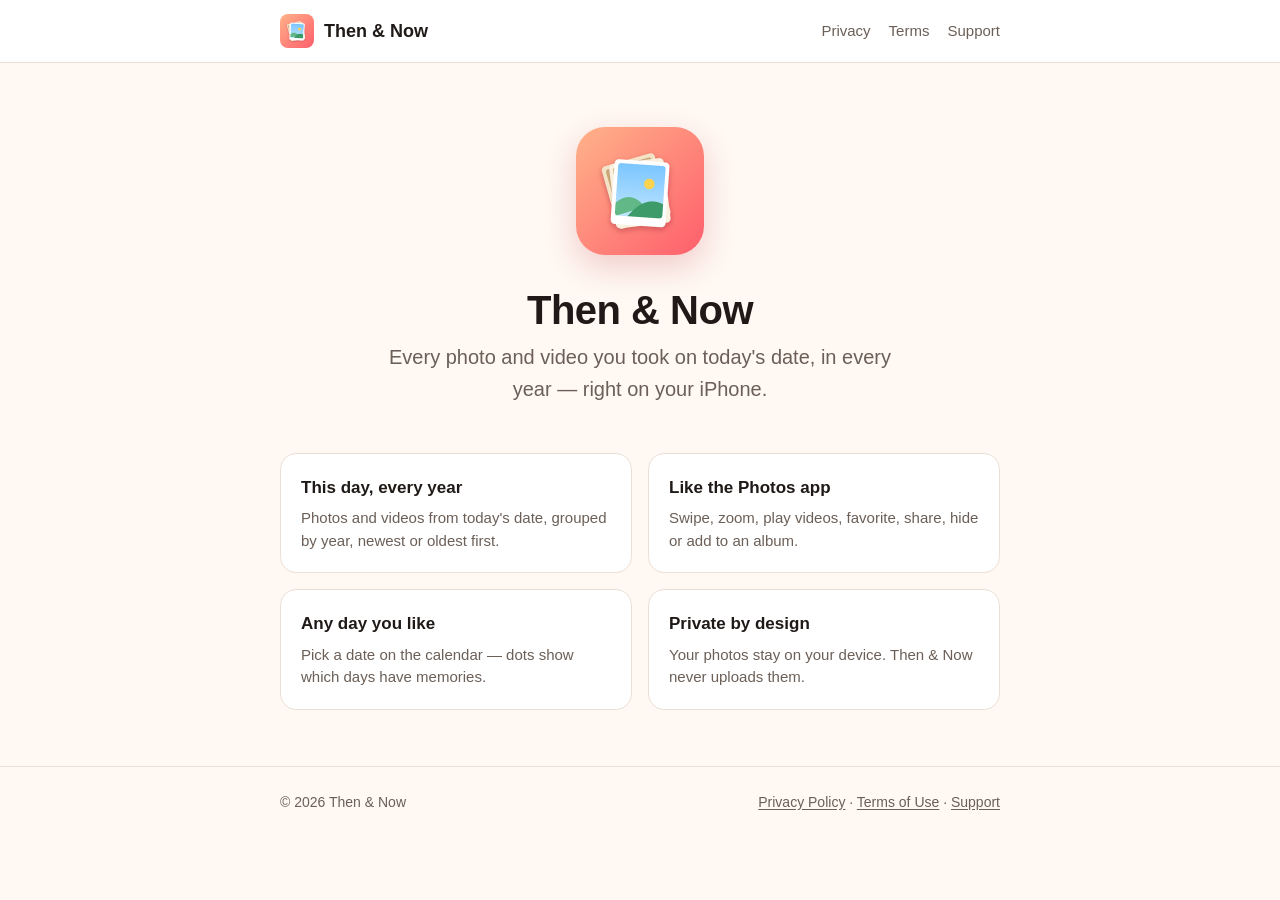
<file: index.html>
<!doctype html>
<html lang="en">
<head>
<meta charset="utf-8">
<meta name="viewport" content="width=device-width, initial-scale=1">
<title>Then &amp; Now — Photos from this day, every year</title>
<meta name="description" content="Then & Now shows every photo and video you took on today's date, in every year, right on your iPhone.">
<link rel="icon" type="image/png" href="icon.png">
<link rel="apple-touch-icon" href="apple-touch-icon.png">
<link rel="stylesheet" href="style.css">
</head>
<body>
<header class="site-header">
  <div class="wrap">
    <a class="brand" href="./"><img src="icon.png" alt="" width="34" height="34">Then &amp; Now</a>
    <nav class="site-nav" aria-label="Site">
      <a href="privacy.html">Privacy</a>
      <a href="terms.html">Terms</a>
      <a href="support.html">Support</a>
    </nav>
  </div>
</header>

<main class="wrap">
  <section class="hero">
    <img src="icon.png" alt="Then &amp; Now app icon" width="128" height="128">
    <h1>Then &amp; Now</h1>
    <p>Every photo and video you took on today's date, in every year — right on your iPhone.</p>
  </section>

  <section class="features" aria-label="Features">
    <div class="feature">
      <h2>This day, every year</h2>
      <p>Photos and videos from today's date, grouped by year, newest or oldest first.</p>
    </div>
    <div class="feature">
      <h2>Like the Photos app</h2>
      <p>Swipe, zoom, play videos, favorite, share, hide or add to an album.</p>
    </div>
    <div class="feature">
      <h2>Any day you like</h2>
      <p>Pick a date on the calendar — dots show which days have memories.</p>
    </div>
    <div class="feature">
      <h2>Private by design</h2>
      <p>Your photos stay on your device. Then &amp; Now never uploads them.</p>
    </div>
  </section>
</main>

<footer class="site-footer">
  <div class="wrap">
    <span>© 2026 Then &amp; Now</span>
    <span><a href="privacy.html">Privacy Policy</a> · <a href="terms.html">Terms of Use</a> · <a href="support.html">Support</a></span>
  </div>
</footer>
</body>
</html>
</file>
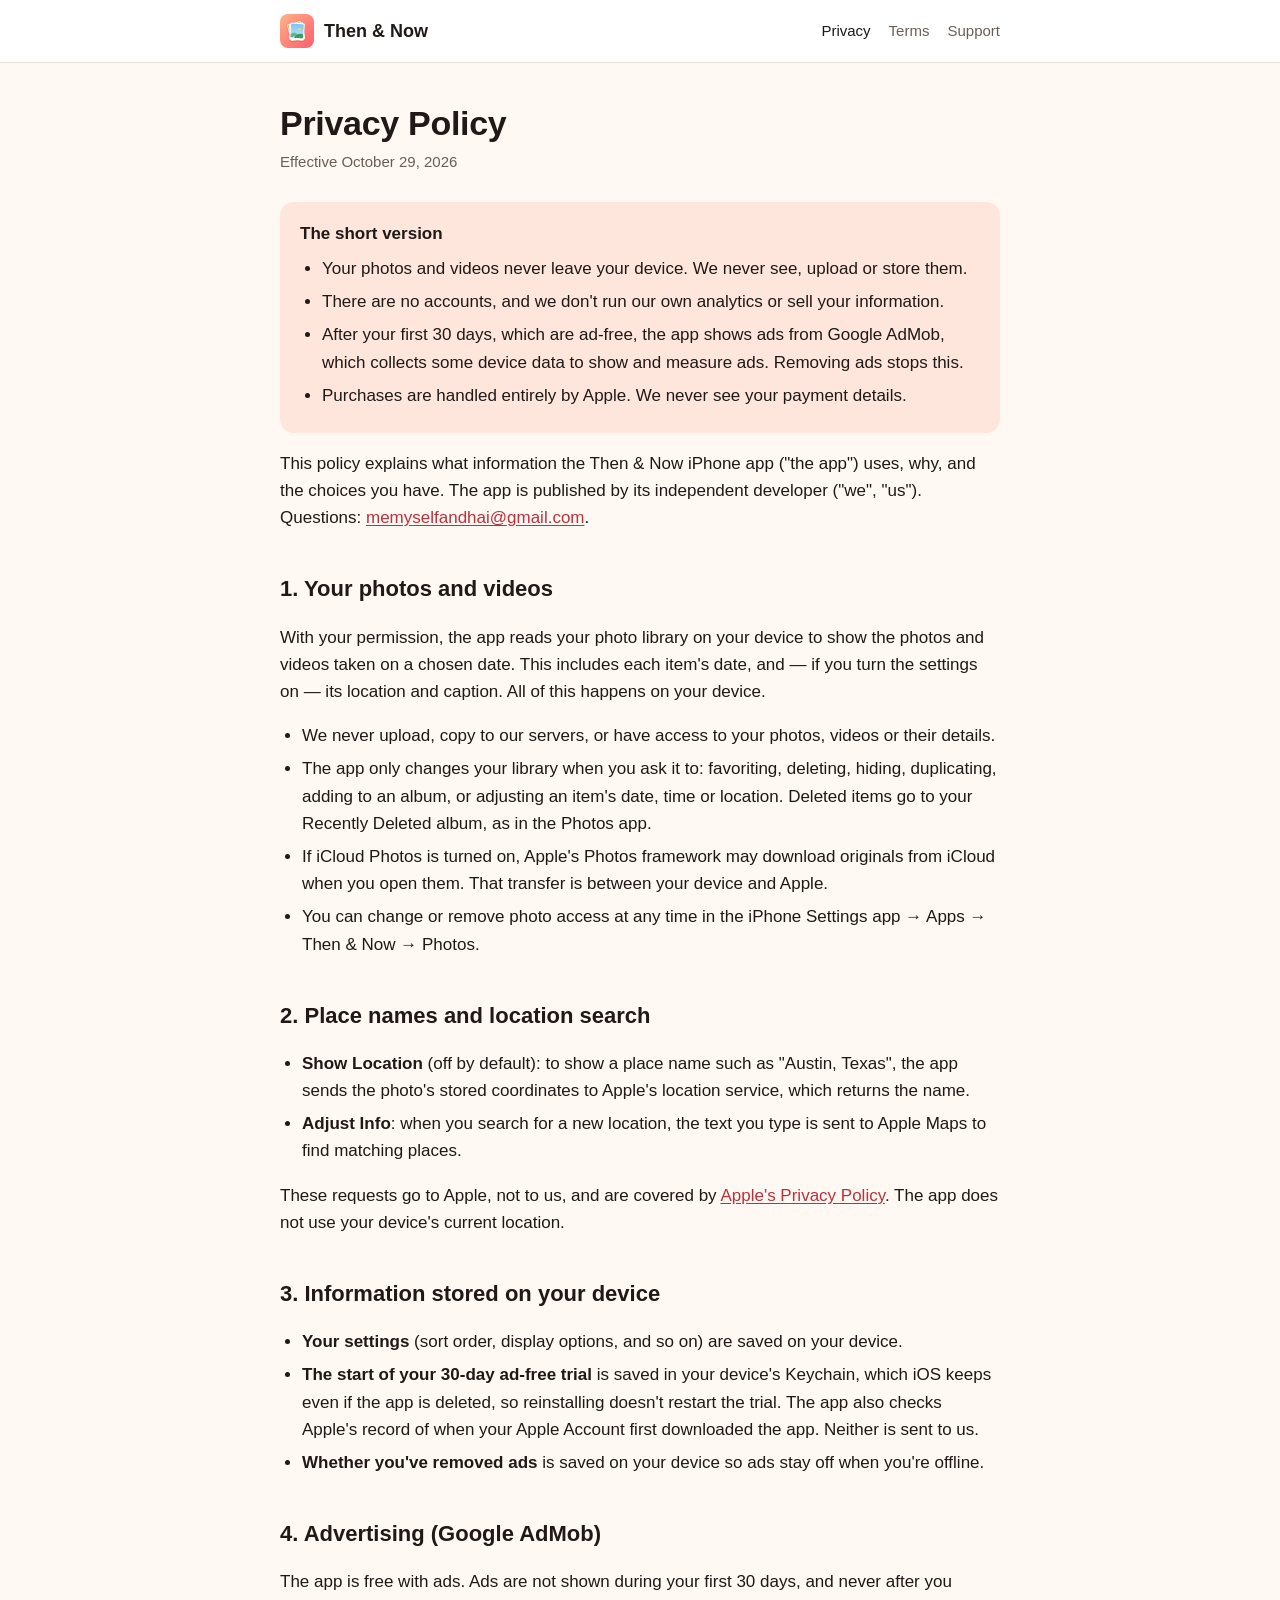
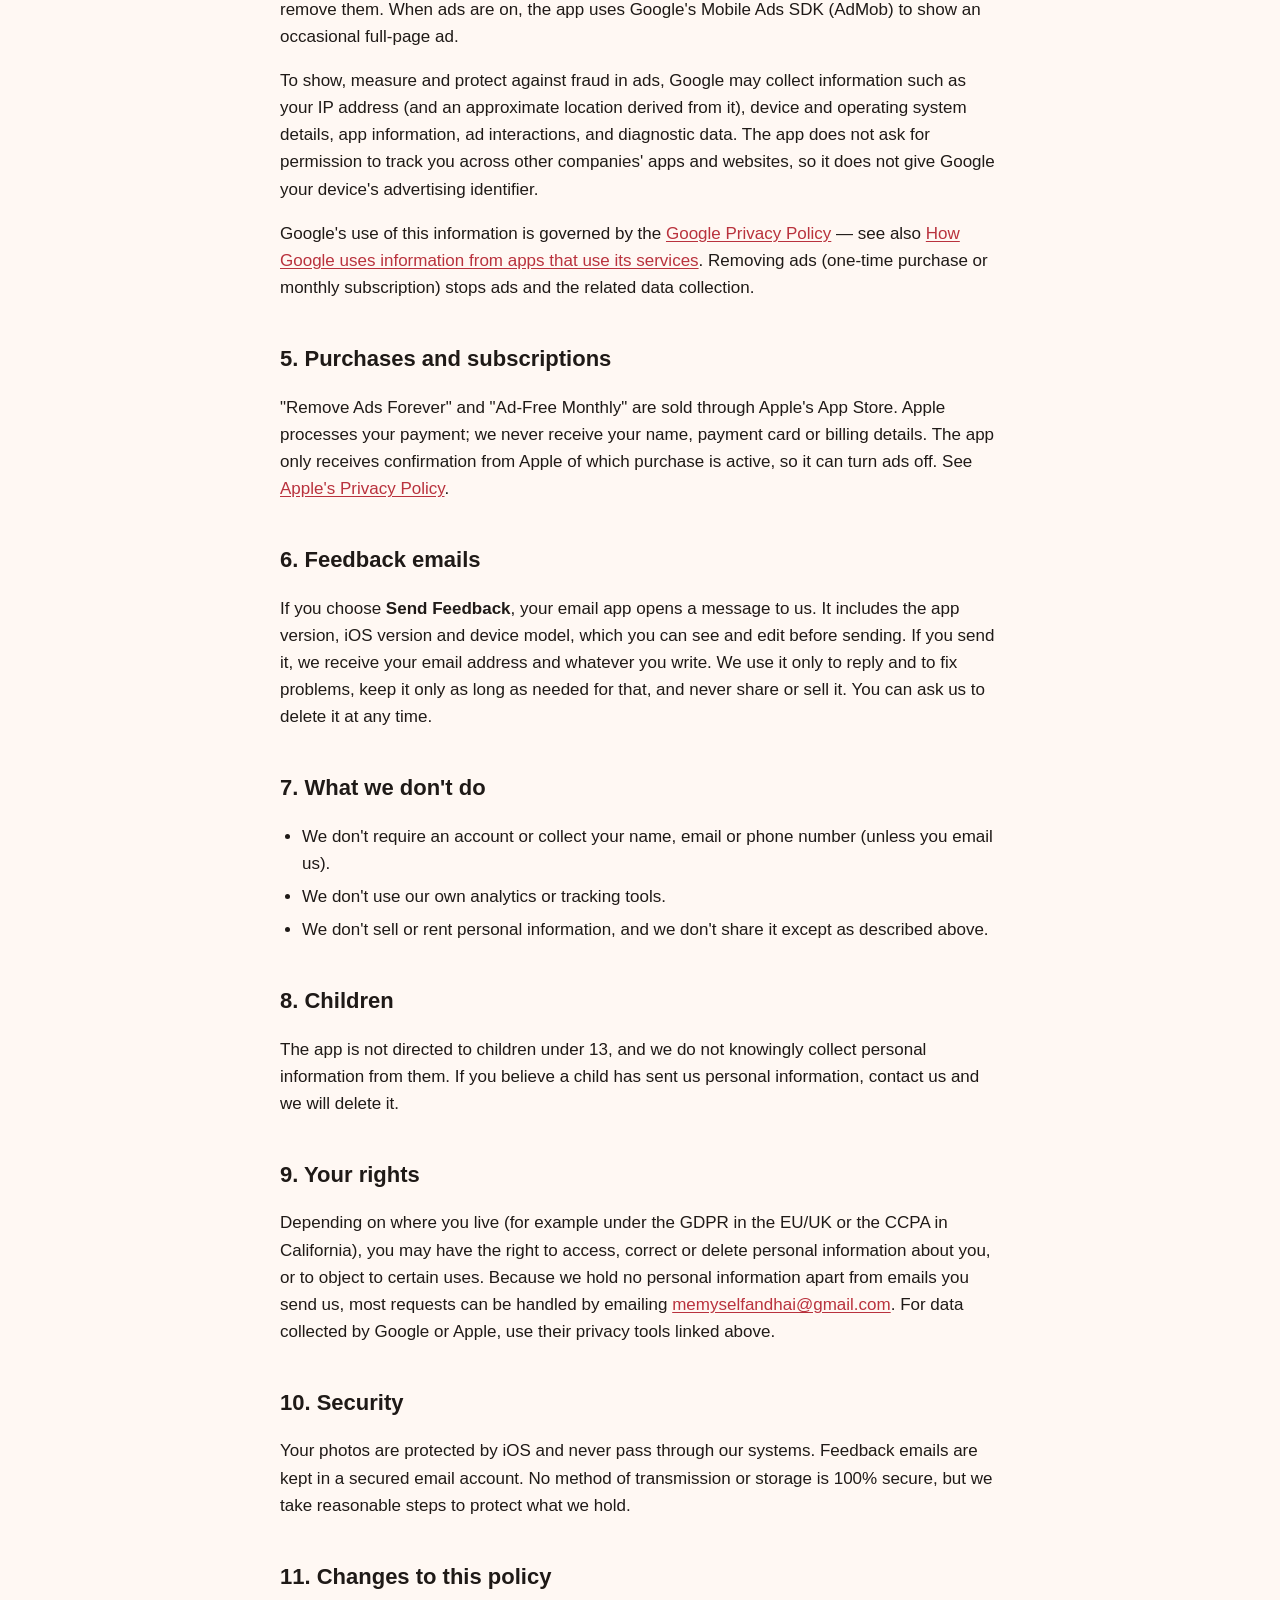
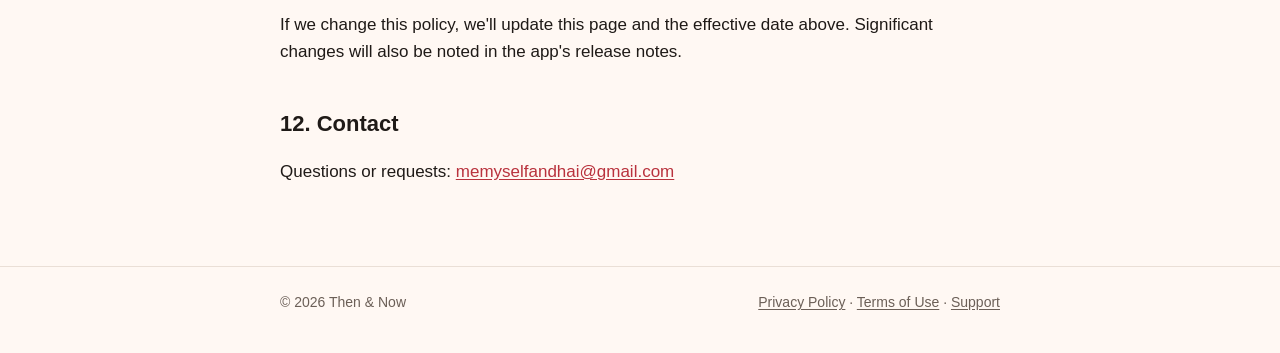
<file: privacy.html>
<!doctype html>
<html lang="en">
<head>
<meta charset="utf-8">
<meta name="viewport" content="width=device-width, initial-scale=1">
<title>Privacy Policy — Then &amp; Now</title>
<meta name="description" content="How Then & Now handles your photos and information.">
<link rel="icon" type="image/png" href="icon.png">
<link rel="apple-touch-icon" href="apple-touch-icon.png">
<link rel="stylesheet" href="style.css">
</head>
<body>
<header class="site-header">
  <div class="wrap">
    <a class="brand" href="./"><img src="icon.png" alt="" width="34" height="34">Then &amp; Now</a>
    <nav class="site-nav" aria-label="Site">
      <a href="privacy.html" aria-current="page">Privacy</a>
      <a href="terms.html">Terms</a>
      <a href="support.html">Support</a>
    </nav>
  </div>
</header>

<main class="wrap doc">
  <h1>Privacy Policy</h1>
  <p class="updated">Effective October 29, 2026</p>

  <div class="summary">
    <p><strong>The short version</strong></p>
    <ul>
      <li>Your photos and videos never leave your device. We never see, upload or store them.</li>
      <li>There are no accounts, and we don't run our own analytics or sell your information.</li>
      <li>After your first 30 days, which are ad-free, the app shows ads from Google AdMob, which collects some device data to show and measure ads. Removing ads stops this.</li>
      <li>Purchases are handled entirely by Apple. We never see your payment details.</li>
    </ul>
  </div>

  <p>This policy explains what information the Then &amp; Now iPhone app ("the app") uses, why, and the choices you have. The app is published by its independent developer ("we", "us"). Questions: <a href="mailto:memyselfandhai@gmail.com">memyselfandhai@gmail.com</a>.</p>

  <h2>1. Your photos and videos</h2>
  <p>With your permission, the app reads your photo library on your device to show the photos and videos taken on a chosen date. This includes each item's date, and — if you turn the settings on — its location and caption. All of this happens on your device.</p>
  <ul>
    <li>We never upload, copy to our servers, or have access to your photos, videos or their details.</li>
    <li>The app only changes your library when you ask it to: favoriting, deleting, hiding, duplicating, adding to an album, or adjusting an item's date, time or location. Deleted items go to your Recently Deleted album, as in the Photos app.</li>
    <li>If iCloud Photos is turned on, Apple's Photos framework may download originals from iCloud when you open them. That transfer is between your device and Apple.</li>
    <li>You can change or remove photo access at any time in the iPhone Settings app → Apps → Then &amp; Now → Photos.</li>
  </ul>

  <h2>2. Place names and location search</h2>
  <ul>
    <li><strong>Show Location</strong> (off by default): to show a place name such as "Austin, Texas", the app sends the photo's stored coordinates to Apple's location service, which returns the name.</li>
    <li><strong>Adjust Info</strong>: when you search for a new location, the text you type is sent to Apple Maps to find matching places.</li>
  </ul>
  <p>These requests go to Apple, not to us, and are covered by <a href="https://www.apple.com/legal/privacy/">Apple's Privacy Policy</a>. The app does not use your device's current location.</p>

  <h2>3. Information stored on your device</h2>
  <ul>
    <li><strong>Your settings</strong> (sort order, display options, and so on) are saved on your device.</li>
    <li><strong>The start of your 30-day ad-free trial</strong> is saved in your device's Keychain, which iOS keeps even if the app is deleted, so reinstalling doesn't restart the trial. The app also checks Apple's record of when your Apple Account first downloaded the app. Neither is sent to us.</li>
    <li><strong>Whether you've removed ads</strong> is saved on your device so ads stay off when you're offline.</li>
  </ul>

  <h2>4. Advertising (Google AdMob)</h2>
  <p>The app is free with ads. Ads are not shown during your first 30 days, and never after you remove them. When ads are on, the app uses Google's Mobile Ads SDK (AdMob) to show an occasional full-page ad.</p>
  <p>To show, measure and protect against fraud in ads, Google may collect information such as your IP address (and an approximate location derived from it), device and operating system details, app information, ad interactions, and diagnostic data. The app does not ask for permission to track you across other companies' apps and websites, so it does not give Google your device's advertising identifier.</p>
  <p>Google's use of this information is governed by the <a href="https://policies.google.com/privacy">Google Privacy Policy</a> — see also <a href="https://policies.google.com/technologies/partner-sites">How Google uses information from apps that use its services</a>. Removing ads (one-time purchase or monthly subscription) stops ads and the related data collection.</p>

  <h2>5. Purchases and subscriptions</h2>
  <p>"Remove Ads Forever" and "Ad-Free Monthly" are sold through Apple's App Store. Apple processes your payment; we never receive your name, payment card or billing details. The app only receives confirmation from Apple of which purchase is active, so it can turn ads off. See <a href="https://www.apple.com/legal/privacy/">Apple's Privacy Policy</a>.</p>

  <h2>6. Feedback emails</h2>
  <p>If you choose <strong>Send Feedback</strong>, your email app opens a message to us. It includes the app version, iOS version and device model, which you can see and edit before sending. If you send it, we receive your email address and whatever you write. We use it only to reply and to fix problems, keep it only as long as needed for that, and never share or sell it. You can ask us to delete it at any time.</p>

  <h2>7. What we don't do</h2>
  <ul>
    <li>We don't require an account or collect your name, email or phone number (unless you email us).</li>
    <li>We don't use our own analytics or tracking tools.</li>
    <li>We don't sell or rent personal information, and we don't share it except as described above.</li>
  </ul>

  <h2>8. Children</h2>
  <p>The app is not directed to children under 13, and we do not knowingly collect personal information from them. If you believe a child has sent us personal information, contact us and we will delete it.</p>

  <h2>9. Your rights</h2>
  <p>Depending on where you live (for example under the GDPR in the EU/UK or the CCPA in California), you may have the right to access, correct or delete personal information about you, or to object to certain uses. Because we hold no personal information apart from emails you send us, most requests can be handled by emailing <a href="mailto:memyselfandhai@gmail.com">memyselfandhai@gmail.com</a>. For data collected by Google or Apple, use their privacy tools linked above.</p>

  <h2>10. Security</h2>
  <p>Your photos are protected by iOS and never pass through our systems. Feedback emails are kept in a secured email account. No method of transmission or storage is 100% secure, but we take reasonable steps to protect what we hold.</p>

  <h2>11. Changes to this policy</h2>
  <p>If we change this policy, we'll update this page and the effective date above. Significant changes will also be noted in the app's release notes.</p>

  <h2>12. Contact</h2>
  <p>Questions or requests: <a href="mailto:memyselfandhai@gmail.com">memyselfandhai@gmail.com</a></p>
</main>

<footer class="site-footer">
  <div class="wrap">
    <span>© 2026 Then &amp; Now</span>
    <span><a href="privacy.html">Privacy Policy</a> · <a href="terms.html">Terms of Use</a> · <a href="support.html">Support</a></span>
  </div>
</footer>
</body>
</html>
</file>
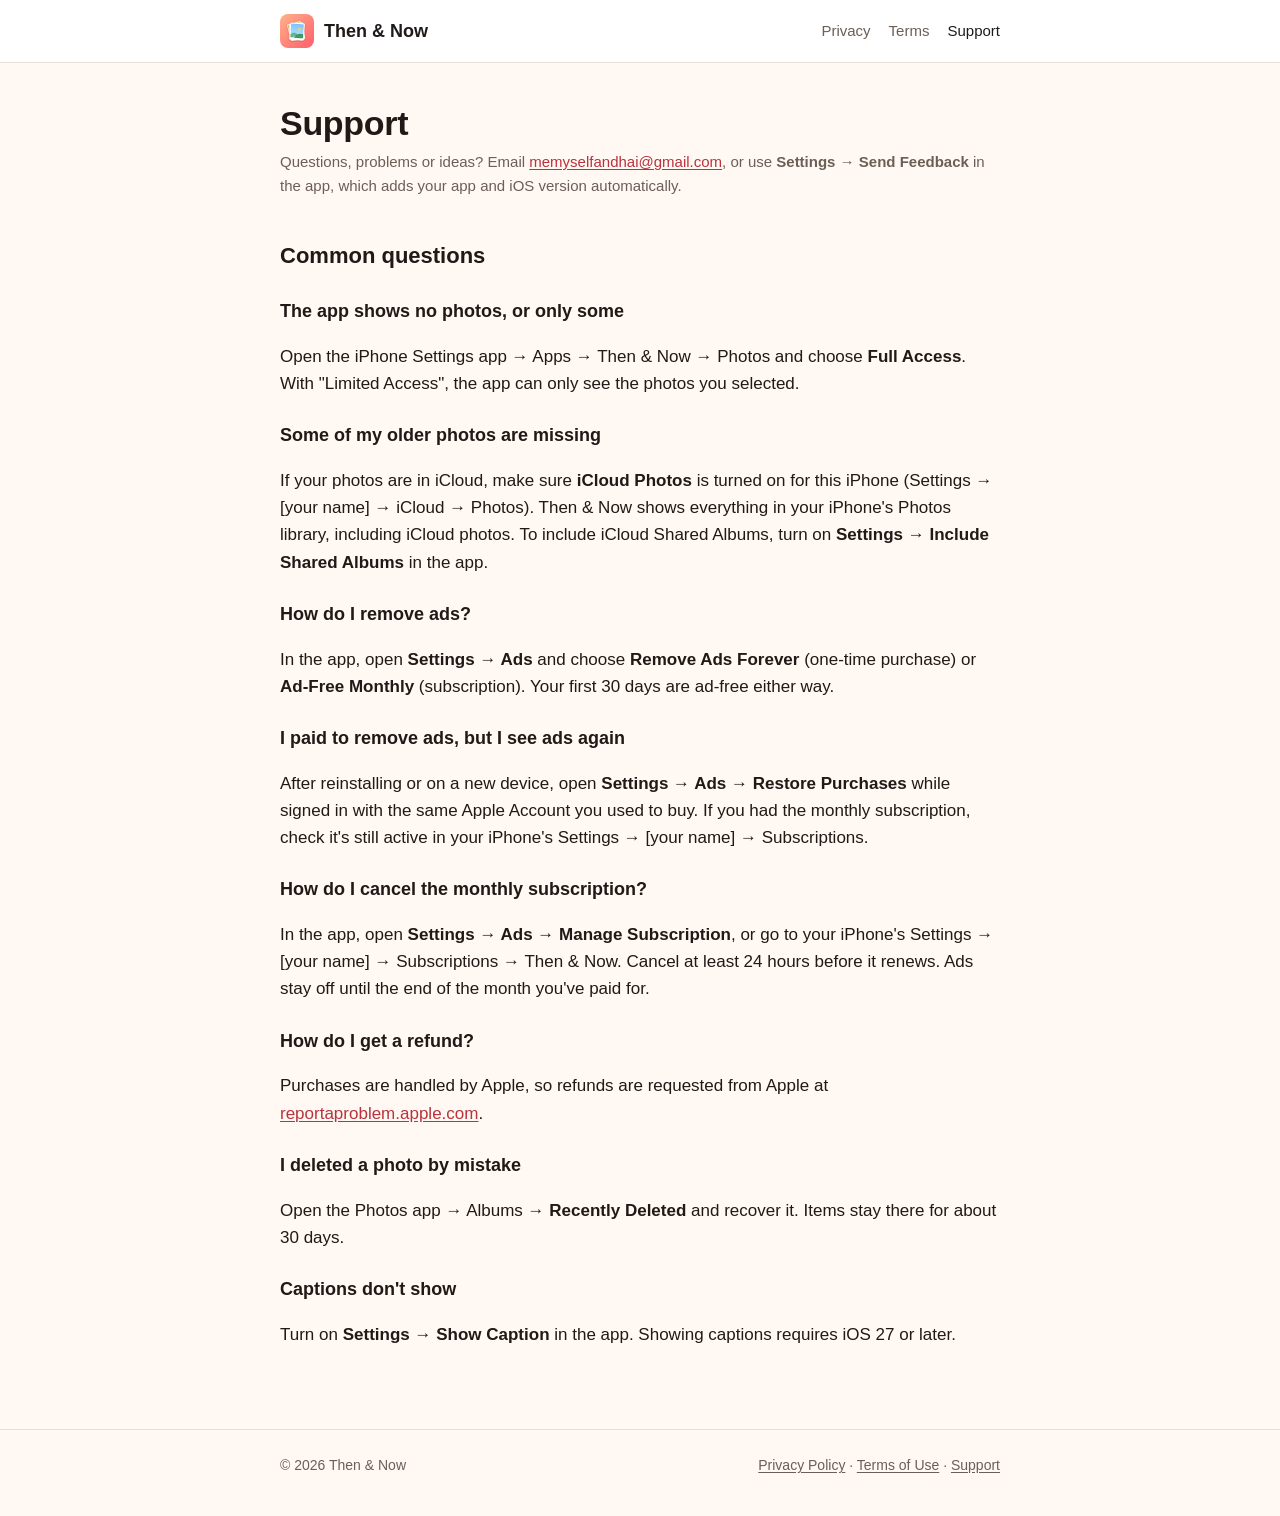
<file: support.html>
<!doctype html>
<html lang="en">
<head>
<meta charset="utf-8">
<meta name="viewport" content="width=device-width, initial-scale=1">
<title>Support — Then &amp; Now</title>
<meta name="description" content="Help and contact for the Then & Now iPhone app.">
<link rel="icon" type="image/png" href="icon.png">
<link rel="apple-touch-icon" href="apple-touch-icon.png">
<link rel="stylesheet" href="style.css">
</head>
<body>
<header class="site-header">
  <div class="wrap">
    <a class="brand" href="./"><img src="icon.png" alt="" width="34" height="34">Then &amp; Now</a>
    <nav class="site-nav" aria-label="Site">
      <a href="privacy.html">Privacy</a>
      <a href="terms.html">Terms</a>
      <a href="support.html" aria-current="page">Support</a>
    </nav>
  </div>
</header>

<main class="wrap doc">
  <h1>Support</h1>
  <p class="updated">Questions, problems or ideas? Email <a href="mailto:memyselfandhai@gmail.com?subject=Then%20%26%20Now%20Support">memyselfandhai@gmail.com</a>, or use <strong>Settings → Send Feedback</strong> in the app, which adds your app and iOS version automatically.</p>

  <h2>Common questions</h2>

  <h3>The app shows no photos, or only some</h3>
  <p>Open the iPhone Settings app → Apps → Then &amp; Now → Photos and choose <strong>Full Access</strong>. With "Limited Access", the app can only see the photos you selected.</p>

  <h3>Some of my older photos are missing</h3>
  <p>If your photos are in iCloud, make sure <strong>iCloud Photos</strong> is turned on for this iPhone (Settings → [your name] → iCloud → Photos). Then &amp; Now shows everything in your iPhone's Photos library, including iCloud photos. To include iCloud Shared Albums, turn on <strong>Settings → Include Shared Albums</strong> in the app.</p>

  <h3>How do I remove ads?</h3>
  <p>In the app, open <strong>Settings → Ads</strong> and choose <strong>Remove Ads Forever</strong> (one-time purchase) or <strong>Ad-Free Monthly</strong> (subscription). Your first 30 days are ad-free either way.</p>

  <h3>I paid to remove ads, but I see ads again</h3>
  <p>After reinstalling or on a new device, open <strong>Settings → Ads → Restore Purchases</strong> while signed in with the same Apple Account you used to buy. If you had the monthly subscription, check it's still active in your iPhone's Settings → [your name] → Subscriptions.</p>

  <h3>How do I cancel the monthly subscription?</h3>
  <p>In the app, open <strong>Settings → Ads → Manage Subscription</strong>, or go to your iPhone's Settings → [your name] → Subscriptions → Then &amp; Now. Cancel at least 24 hours before it renews. Ads stay off until the end of the month you've paid for.</p>

  <h3>How do I get a refund?</h3>
  <p>Purchases are handled by Apple, so refunds are requested from Apple at <a href="https://reportaproblem.apple.com">reportaproblem.apple.com</a>.</p>

  <h3>I deleted a photo by mistake</h3>
  <p>Open the Photos app → Albums → <strong>Recently Deleted</strong> and recover it. Items stay there for about 30 days.</p>

  <h3>Captions don't show</h3>
  <p>Turn on <strong>Settings → Show Caption</strong> in the app. Showing captions requires iOS 27 or later.</p>
</main>

<footer class="site-footer">
  <div class="wrap">
    <span>© 2026 Then &amp; Now</span>
    <span><a href="privacy.html">Privacy Policy</a> · <a href="terms.html">Terms of Use</a> · <a href="support.html">Support</a></span>
  </div>
</footer>
</body>
</html>
</file>
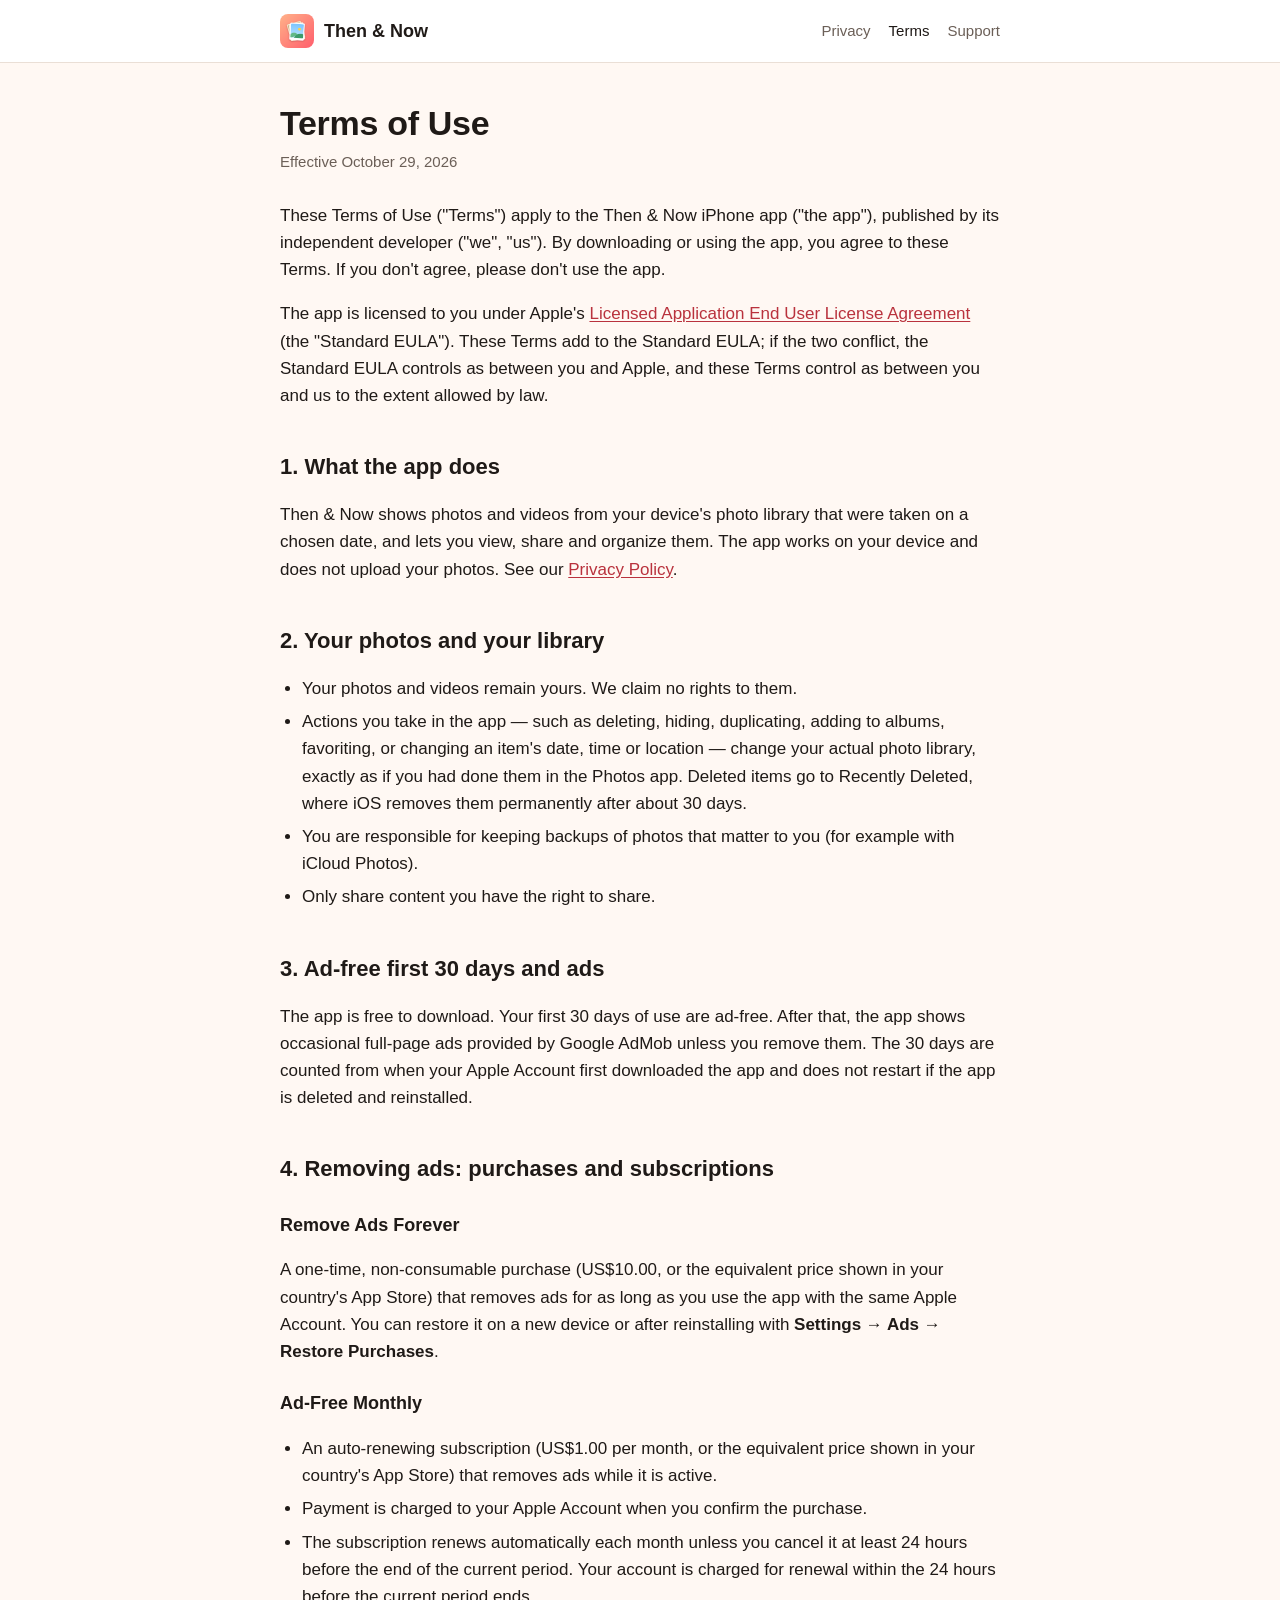
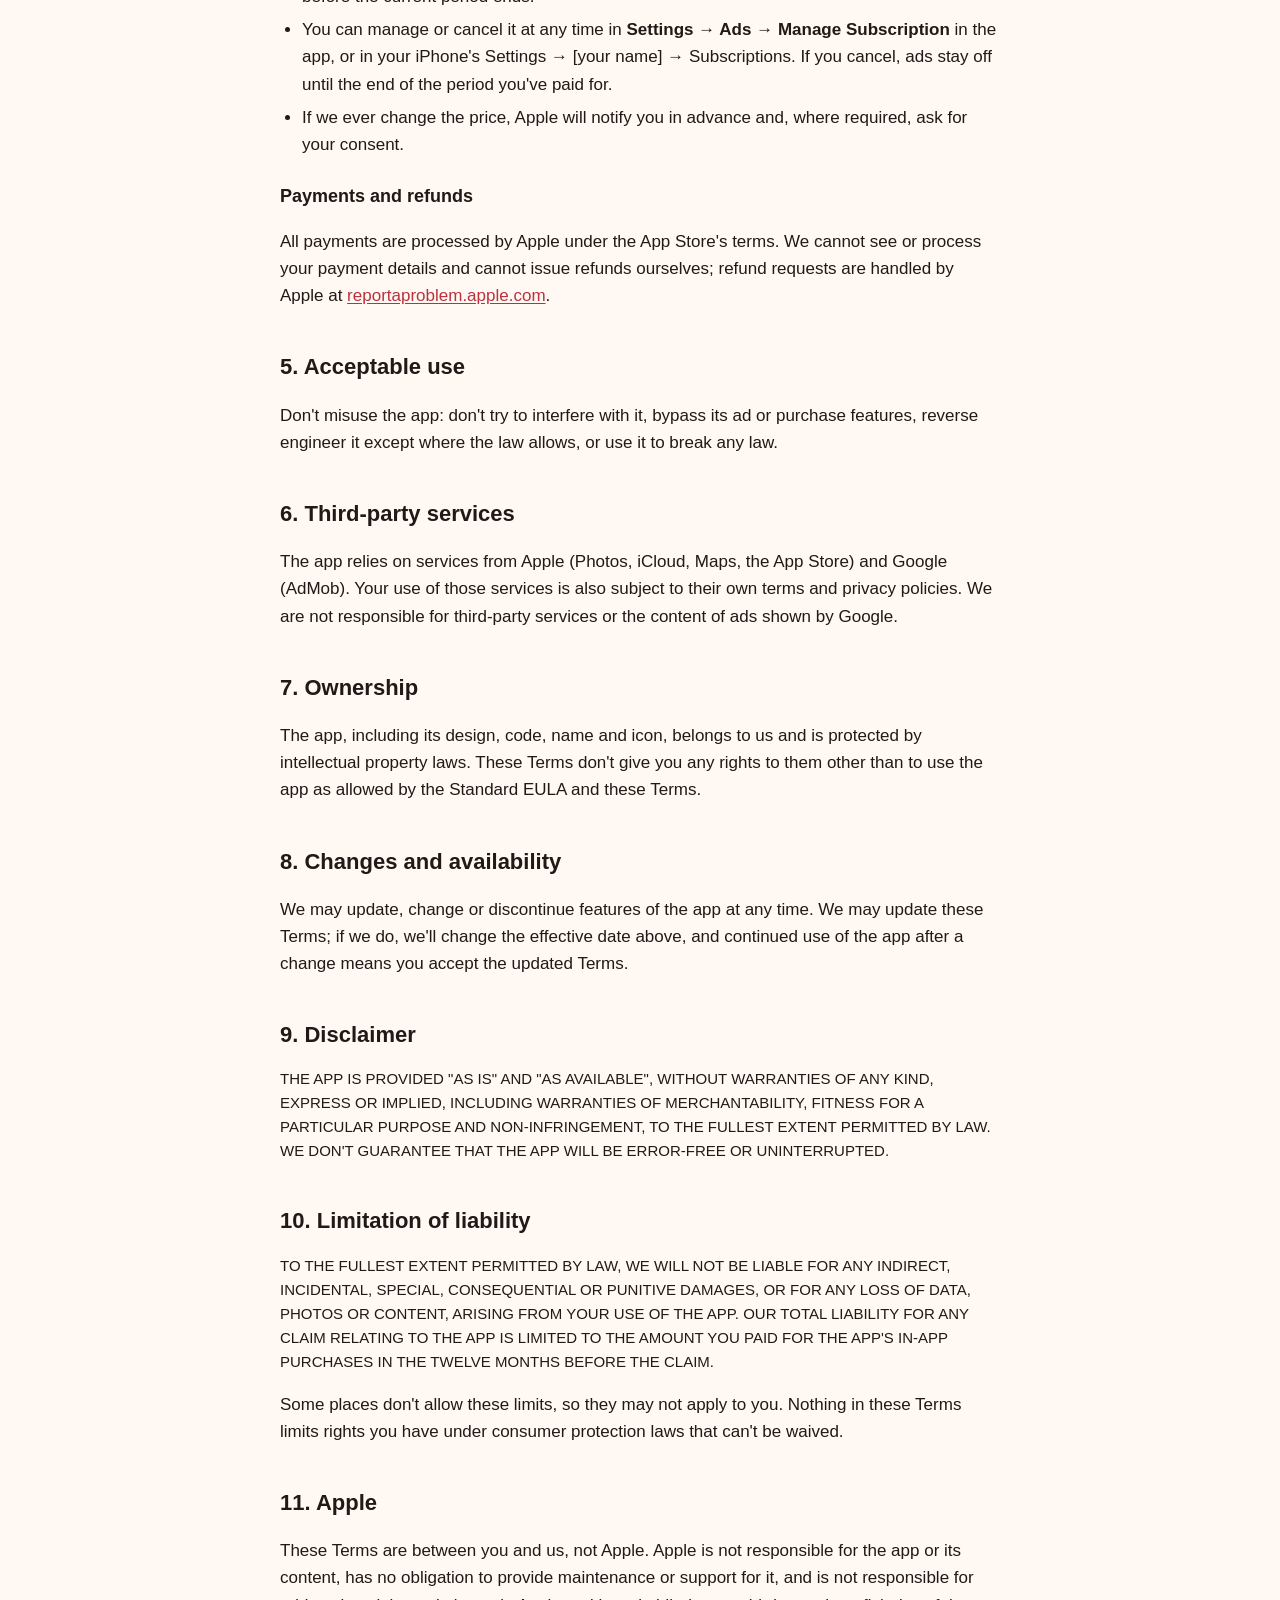
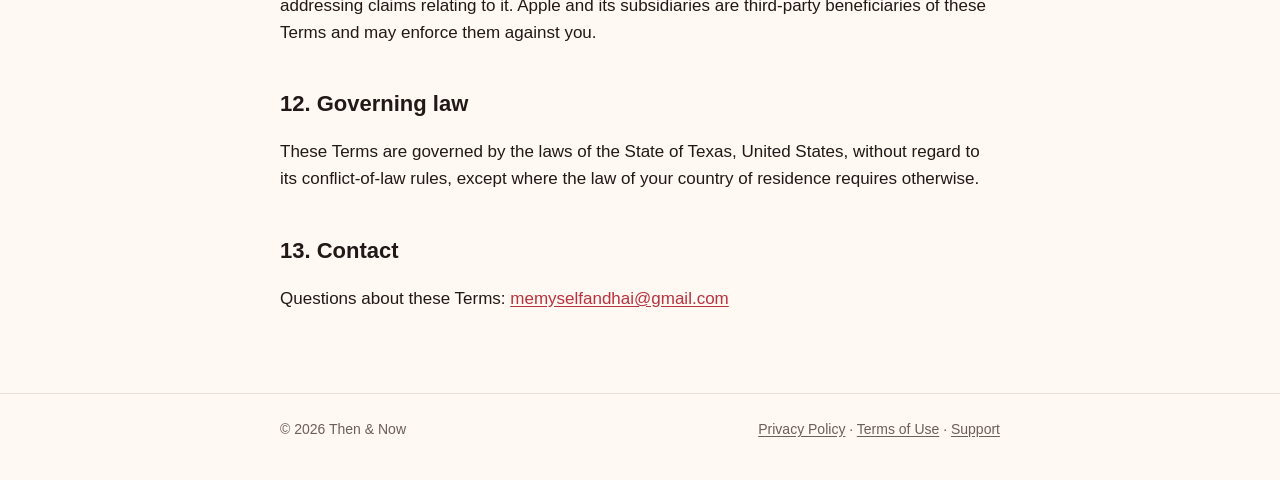
<file: terms.html>
<!doctype html>
<html lang="en">
<head>
<meta charset="utf-8">
<meta name="viewport" content="width=device-width, initial-scale=1">
<title>Terms of Use — Then &amp; Now</title>
<meta name="description" content="Terms of Use for the Then & Now iPhone app, including purchases and subscriptions.">
<link rel="icon" type="image/png" href="icon.png">
<link rel="apple-touch-icon" href="apple-touch-icon.png">
<link rel="stylesheet" href="style.css">
</head>
<body>
<header class="site-header">
  <div class="wrap">
    <a class="brand" href="./"><img src="icon.png" alt="" width="34" height="34">Then &amp; Now</a>
    <nav class="site-nav" aria-label="Site">
      <a href="privacy.html">Privacy</a>
      <a href="terms.html" aria-current="page">Terms</a>
      <a href="support.html">Support</a>
    </nav>
  </div>
</header>

<main class="wrap doc">
  <h1>Terms of Use</h1>
  <p class="updated">Effective October 29, 2026</p>

  <p>These Terms of Use ("Terms") apply to the Then &amp; Now iPhone app ("the app"), published by its independent developer ("we", "us"). By downloading or using the app, you agree to these Terms. If you don't agree, please don't use the app.</p>
  <p>The app is licensed to you under Apple's <a href="https://www.apple.com/legal/internet-services/itunes/dev/stdeula/">Licensed Application End User License Agreement</a> (the "Standard EULA"). These Terms add to the Standard EULA; if the two conflict, the Standard EULA controls as between you and Apple, and these Terms control as between you and us to the extent allowed by law.</p>

  <h2>1. What the app does</h2>
  <p>Then &amp; Now shows photos and videos from your device's photo library that were taken on a chosen date, and lets you view, share and organize them. The app works on your device and does not upload your photos. See our <a href="privacy.html">Privacy Policy</a>.</p>

  <h2>2. Your photos and your library</h2>
  <ul>
    <li>Your photos and videos remain yours. We claim no rights to them.</li>
    <li>Actions you take in the app — such as deleting, hiding, duplicating, adding to albums, favoriting, or changing an item's date, time or location — change your actual photo library, exactly as if you had done them in the Photos app. Deleted items go to Recently Deleted, where iOS removes them permanently after about 30 days.</li>
    <li>You are responsible for keeping backups of photos that matter to you (for example with iCloud Photos).</li>
    <li>Only share content you have the right to share.</li>
  </ul>

  <h2>3. Ad-free first 30 days and ads</h2>
  <p>The app is free to download. Your first 30 days of use are ad-free. After that, the app shows occasional full-page ads provided by Google AdMob unless you remove them. The 30 days are counted from when your Apple Account first downloaded the app and does not restart if the app is deleted and reinstalled.</p>

  <h2>4. Removing ads: purchases and subscriptions</h2>
  <h3>Remove Ads Forever</h3>
  <p>A one-time, non-consumable purchase (US$10.00, or the equivalent price shown in your country's App Store) that removes ads for as long as you use the app with the same Apple Account. You can restore it on a new device or after reinstalling with <strong>Settings → Ads → Restore Purchases</strong>.</p>
  <h3>Ad-Free Monthly</h3>
  <ul>
    <li>An auto-renewing subscription (US$1.00 per month, or the equivalent price shown in your country's App Store) that removes ads while it is active.</li>
    <li>Payment is charged to your Apple Account when you confirm the purchase.</li>
    <li>The subscription renews automatically each month unless you cancel it at least 24 hours before the end of the current period. Your account is charged for renewal within the 24 hours before the current period ends.</li>
    <li>You can manage or cancel it at any time in <strong>Settings → Ads → Manage Subscription</strong> in the app, or in your iPhone's Settings → [your name] → Subscriptions. If you cancel, ads stay off until the end of the period you've paid for.</li>
    <li>If we ever change the price, Apple will notify you in advance and, where required, ask for your consent.</li>
  </ul>
  <h3>Payments and refunds</h3>
  <p>All payments are processed by Apple under the App Store's terms. We cannot see or process your payment details and cannot issue refunds ourselves; refund requests are handled by Apple at <a href="https://reportaproblem.apple.com">reportaproblem.apple.com</a>.</p>

  <h2>5. Acceptable use</h2>
  <p>Don't misuse the app: don't try to interfere with it, bypass its ad or purchase features, reverse engineer it except where the law allows, or use it to break any law.</p>

  <h2>6. Third-party services</h2>
  <p>The app relies on services from Apple (Photos, iCloud, Maps, the App Store) and Google (AdMob). Your use of those services is also subject to their own terms and privacy policies. We are not responsible for third-party services or the content of ads shown by Google.</p>

  <h2>7. Ownership</h2>
  <p>The app, including its design, code, name and icon, belongs to us and is protected by intellectual property laws. These Terms don't give you any rights to them other than to use the app as allowed by the Standard EULA and these Terms.</p>

  <h2>8. Changes and availability</h2>
  <p>We may update, change or discontinue features of the app at any time. We may update these Terms; if we do, we'll change the effective date above, and continued use of the app after a change means you accept the updated Terms.</p>

  <h2>9. Disclaimer</h2>
  <p class="caps">The app is provided "as is" and "as available", without warranties of any kind, express or implied, including warranties of merchantability, fitness for a particular purpose and non-infringement, to the fullest extent permitted by law. We don't guarantee that the app will be error-free or uninterrupted.</p>

  <h2>10. Limitation of liability</h2>
  <p class="caps">To the fullest extent permitted by law, we will not be liable for any indirect, incidental, special, consequential or punitive damages, or for any loss of data, photos or content, arising from your use of the app. Our total liability for any claim relating to the app is limited to the amount you paid for the app's in-app purchases in the twelve months before the claim.</p>
  <p>Some places don't allow these limits, so they may not apply to you. Nothing in these Terms limits rights you have under consumer protection laws that can't be waived.</p>

  <h2>11. Apple</h2>
  <p>These Terms are between you and us, not Apple. Apple is not responsible for the app or its content, has no obligation to provide maintenance or support for it, and is not responsible for addressing claims relating to it. Apple and its subsidiaries are third-party beneficiaries of these Terms and may enforce them against you.</p>

  <h2>12. Governing law</h2>
  <p>These Terms are governed by the laws of the State of Texas, United States, without regard to its conflict-of-law rules, except where the law of your country of residence requires otherwise.</p>

  <h2>13. Contact</h2>
  <p>Questions about these Terms: <a href="mailto:memyselfandhai@gmail.com">memyselfandhai@gmail.com</a></p>
</main>

<footer class="site-footer">
  <div class="wrap">
    <span>© 2026 Then &amp; Now</span>
    <span><a href="privacy.html">Privacy Policy</a> · <a href="terms.html">Terms of Use</a> · <a href="support.html">Support</a></span>
  </div>
</footer>
</body>
</html>
</file>
<file: style.css>
:root {
  --bg: #FFF8F3;
  --surface: #FFFFFF;
  --text: #1F1A17;
  --muted: #6B5F57;
  --line: #EADFD6;
  --accent: #E8505B;
  --accent-ink: #B9323D;
  --accent-soft: #FFE6DD;
  color-scheme: light dark;
}

@media (prefers-color-scheme: dark) {
  :root {
    --bg: #161312;
    --surface: #201B19;
    --text: #F4EDE8;
    --muted: #B3A69D;
    --line: #3A322E;
    --accent: #FF7A72;
    --accent-ink: #FF9A92;
    --accent-soft: #3A2421;
  }
}

* { box-sizing: border-box; }

html { -webkit-text-size-adjust: 100%; }

body {
  margin: 0;
  background: var(--bg);
  color: var(--text);
  font: 17px/1.6 -apple-system, BlinkMacSystemFont, "SF Pro Text", "Segoe UI", Roboto, Helvetica, Arial, sans-serif;
}

a { color: var(--accent-ink); text-underline-offset: 2px; }
a:hover { color: var(--accent); }

.wrap { max-width: 760px; margin: 0 auto; padding: 0 20px; }

/* Header */
.site-header { border-bottom: 1px solid var(--line); background: var(--surface); }
.site-header .wrap { display: flex; align-items: center; justify-content: space-between; gap: 16px; flex-wrap: wrap; padding-top: 14px; padding-bottom: 14px; }
.brand { display: flex; align-items: center; gap: 10px; color: var(--text); text-decoration: none; font-weight: 700; font-size: 18px; }
.brand img { width: 34px; height: 34px; border-radius: 8px; }
.site-nav { display: flex; gap: 18px; flex-wrap: wrap; font-size: 15px; }
.site-nav a { color: var(--muted); text-decoration: none; }
.site-nav a:hover, .site-nav a[aria-current="page"] { color: var(--text); }

/* Home */
.hero { text-align: center; padding: 64px 0 40px; }
.hero img { width: 128px; height: 128px; border-radius: 29px; box-shadow: 0 12px 32px rgba(185, 50, 61, 0.22); }
.hero h1 { font-size: 40px; line-height: 1.15; margin: 24px 0 8px; letter-spacing: -0.5px; }
.hero p { font-size: 20px; color: var(--muted); margin: 0 auto; max-width: 520px; }
.features { display: grid; grid-template-columns: repeat(auto-fit, minmax(260px, 1fr)); gap: 16px; padding: 8px 0 56px; }
.feature { background: var(--surface); border: 1px solid var(--line); border-radius: 16px; padding: 20px; }
.feature h2 { font-size: 17px; margin: 0 0 6px; }
.feature p { margin: 0; color: var(--muted); font-size: 15px; line-height: 1.5; }

/* Documents */
.doc { padding-top: 40px; padding-bottom: 64px; }
.doc h1 { font-size: 34px; line-height: 1.2; margin: 0 0 6px; letter-spacing: -0.3px; }
.doc .updated { color: var(--muted); margin: 0 0 28px; font-size: 15px; }
.doc h2 { font-size: 22px; margin: 40px 0 10px; }
.doc h3 { font-size: 18px; margin: 24px 0 6px; }
.doc ul { padding-left: 22px; }
.doc li { margin: 6px 0; }
.summary { background: var(--accent-soft); border-radius: 14px; padding: 18px 20px; margin: 0 0 8px; }
.summary p { margin: 0 0 8px; }
.summary ul { margin: 0; }
.table-scroll { overflow-x: auto; margin: 12px 0; }
table { border-collapse: collapse; width: 100%; min-width: 520px; font-size: 15px; background: var(--surface); }
th, td { text-align: left; vertical-align: top; padding: 10px 12px; border: 1px solid var(--line); }
th { font-weight: 600; }
.caps { text-transform: uppercase; font-size: 15px; }

/* Footer */
.site-footer { border-top: 1px solid var(--line); color: var(--muted); font-size: 14px; padding: 24px 0 40px; }
.site-footer .wrap { display: flex; gap: 8px 20px; flex-wrap: wrap; justify-content: space-between; }
.site-footer a { color: var(--muted); }

@media (max-width: 520px) {
  .hero { padding-top: 44px; }
  .hero h1 { font-size: 32px; }
  .hero p { font-size: 18px; }
  .doc h1 { font-size: 28px; }
}
</file>
